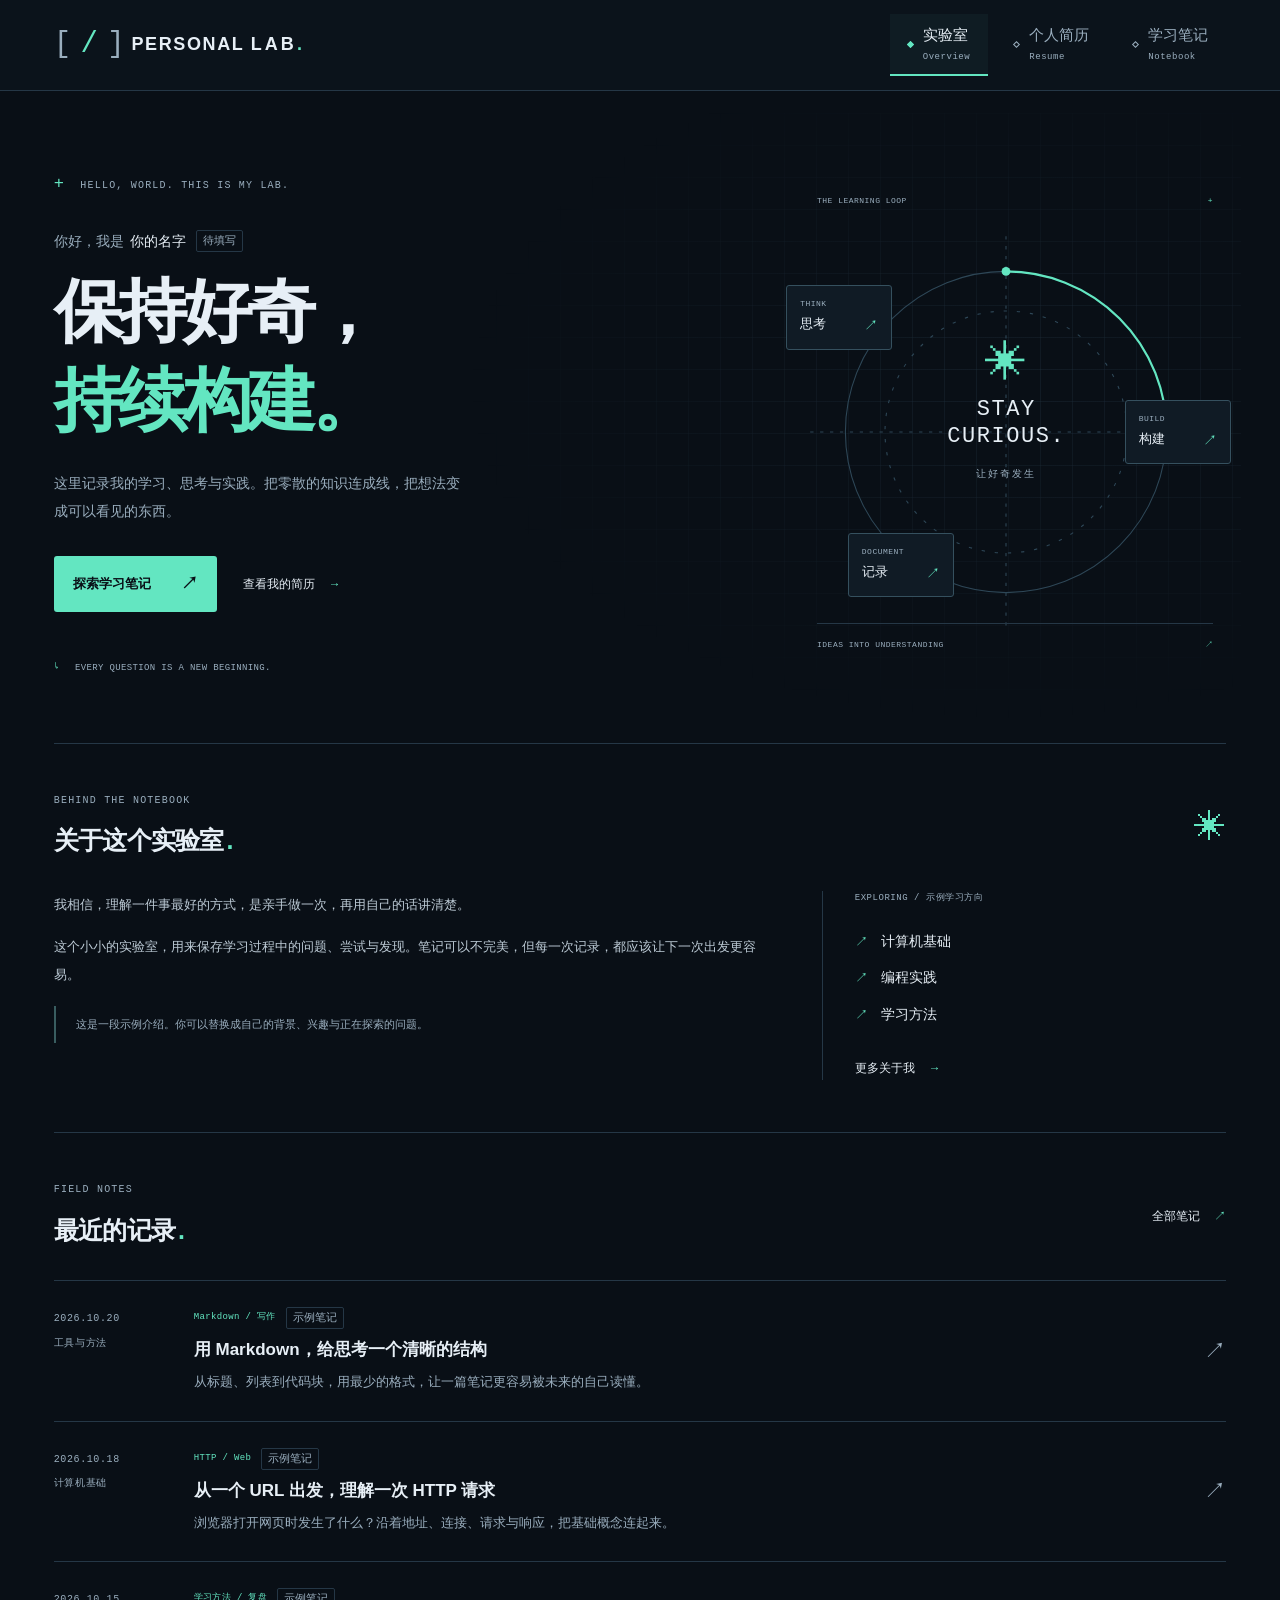
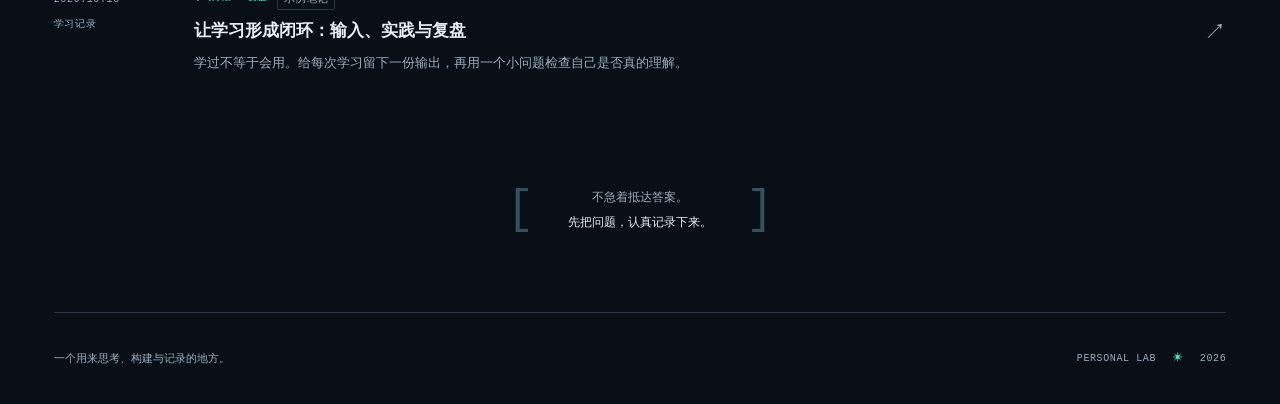
<file: index.html>
<!DOCTYPE html><html lang="zh-CN"><head><meta charset="UTF-8"><meta name="viewport" content="width=device-width, initial-scale=1"><meta name="description" content="这里记录我的学习、思考与实践。把零散的知识连成线，把想法变成可以看见的东西。"><meta name="theme-color" content="#090f16"><meta property="og:title" content="保持好奇，持续构建 · 个人实验室"><meta property="og:description" content="这里记录我的学习、思考与实践。把零散的知识连成线，把想法变成可以看见的东西。"><meta property="og:type" content="website"><meta property="og:locale" content="zh_CN"><meta property="og:url" content="https://griffin-peng.github.io/"><link rel="canonical" href="https://griffin-peng.github.io/"><link rel="icon" type="image/svg+xml" href="/favicon.svg"><title>保持好奇，持续构建 · 个人实验室</title><link rel="stylesheet" href="/_astro/Layout.GuQuRuoy.css"></head><body><a class="skip-link" href="#main">跳转到正文</a><header class="site-header"><div class="header-inner"><a class="brand" href="/" aria-label="个人实验室首页"><span class="brand-mark" aria-hidden="true">[<b> / </b>]</span><span>PERSONAL <span class="brand-second">LAB<span class="brand-dot">.</span></span></span></a><nav class="navigation" aria-label="主导航"><a href="/" class="nav-link active" aria-current="page"><span class="nav-indicator" aria-hidden="true"></span><span>实验室<small class="mono">Overview</small></span></a><a href="/resume/" class="nav-link"><span class="nav-indicator" aria-hidden="true"></span><span>个人简历<small class="mono">Resume</small></span></a><a href="/notes/" class="nav-link"><span class="nav-indicator" aria-hidden="true"></span><span>学习笔记<small class="mono">Notebook</small></span></a></nav></div></header><div class="page-shell"><main id="main" tabindex="-1"><section class="hero"><div class="hero-copy"><div class="eyebrow mono"><span class="tiny-cross" aria-hidden="true">+</span> HELLO, WORLD. THIS IS MY LAB.</div><p class="hero-greeting">你好，我是 <strong>你的名字</strong><span class="sample-label">待填写</span></p><h1>保持好奇，<br><span>持续构建。</span></h1><p class="hero-description">这里记录我的学习、思考与实践。把零散的知识连成线，把想法变成可以看见的东西。</p><div class="hero-actions"><a class="button button-primary" href="/notes/">探索学习笔记 <span aria-hidden="true">↗</span></a><a class="text-link" href="/resume/">查看我的简历 <span aria-hidden="true">→</span></a></div><div class="hero-footnote mono"><span aria-hidden="true">↳</span> EVERY QUESTION IS A NEW BEGINNING.</div></div><div class="orbit" aria-label="学习循环：思考、构建与记录"><div class="orbit-top mono"><span>THE LEARNING LOOP</span><span aria-hidden="true">+</span></div><svg class="orbit-lines" viewBox="0 0 400 400" fill="none" aria-hidden="true"><circle cx="200" cy="200" r="146" stroke="currentColor"></circle><circle cx="200" cy="200" r="110" stroke="currentColor" stroke-dasharray="3 9"></circle><path d="M200 22V378M22 200H378" stroke="currentColor" stroke-dasharray="3 6"></path><path d="M200 54A146 146 0 0 1 346 200" stroke="#63e6c1" stroke-width="2"></path><circle cx="200" cy="54" r="4" fill="#63e6c1" stroke="none"></circle><circle cx="346" cy="200" r="4" fill="#63e6c1" stroke="none"></circle></svg><div class="orbit-center"><span class="orbit-star" aria-hidden="true">✳</span><span class="mono">STAY<br>CURIOUS.</span><small>让好奇发生</small></div><a class="orbit-node node-think" href="#about"><span class="mono">THINK</span><b>思考</b><span aria-hidden="true">↗</span></a><a class="orbit-node node-build" href="/resume/"><span class="mono">BUILD</span><b>构建</b><span aria-hidden="true">↗</span></a><a class="orbit-node node-note" href="/notes/"><span class="mono">DOCUMENT</span><b>记录</b><span aria-hidden="true">↗</span></a><div class="orbit-bottom mono"><span>IDEAS INTO UNDERSTANDING</span><span aria-hidden="true">↗</span></div></div></section><section class="about-section section-space" id="about"><div class="section-heading"><div><p class="eyebrow mono">BEHIND THE NOTEBOOK</p><h2>关于这个实验室<span class="accent">.</span></h2></div><span class="section-symbol" aria-hidden="true">✳</span></div><div class="about-grid"><div class="prose about-prose"><p>我相信，理解一件事最好的方式，是亲手做一次，再用自己的话讲清楚。</p>
<p>这个小小的实验室，用来保存学习过程中的问题、尝试与发现。笔记可以不完美，但每一次记录，都应该让下一次出发更容易。</p>
<blockquote>
<p>这是一段示例介绍。你可以替换成自己的背景、兴趣与正在探索的问题。</p>
</blockquote>
</div><div class="focus-block"><p class="mono focus-heading">EXPLORING / 示例学习方向</p><ul><li><span aria-hidden="true">↗</span>计算机基础</li><li><span aria-hidden="true">↗</span>编程实践</li><li><span aria-hidden="true">↗</span>学习方法</li></ul><a class="text-link" href="/resume/">更多关于我 <span aria-hidden="true">→</span></a></div></div></section><section class="section-space recent-notes" aria-labelledby="recent-heading"><div class="section-heading"><div><p class="eyebrow mono">FIELD NOTES</p><h2 id="recent-heading">最近的记录<span class="accent">.</span></h2></div><a class="text-link" href="/notes/">全部笔记 <span aria-hidden="true">↗</span></a></div><div class="note-list"><a class="note-row" href="/notes/markdown-field-guide/"><div class="note-date mono"><time datetime="2026-10-20T00:00:00.000Z">2026.10.20</time><span>工具与方法</span></div><div class="note-summary"><div class="note-labels"><span class="mono">Markdown / 写作</span><span class="sample-label">示例笔记</span></div><h3>用 Markdown，给思考一个清晰的结构</h3><p>从标题、列表到代码块，用最少的格式，让一篇笔记更容易被未来的自己读懂。</p></div><span class="note-arrow" aria-hidden="true">↗</span></a><a class="note-row" href="/notes/http-request-journey/"><div class="note-date mono"><time datetime="2026-10-18T00:00:00.000Z">2026.10.18</time><span>计算机基础</span></div><div class="note-summary"><div class="note-labels"><span class="mono">HTTP / Web</span><span class="sample-label">示例笔记</span></div><h3>从一个 URL 出发，理解一次 HTTP 请求</h3><p>浏览器打开网页时发生了什么？沿着地址、连接、请求与响应，把基础概念连起来。</p></div><span class="note-arrow" aria-hidden="true">↗</span></a><a class="note-row" href="/notes/learning-feedback-loop/"><div class="note-date mono"><time datetime="2026-10-15T00:00:00.000Z">2026.10.15</time><span>学习记录</span></div><div class="note-summary"><div class="note-labels"><span class="mono">学习方法 / 复盘</span><span class="sample-label">示例笔记</span></div><h3>让学习形成闭环：输入、实践与复盘</h3><p>学过不等于会用。给每次学习留下一份输出，再用一个小问题检查自己是否真的理解。</p></div><span class="note-arrow" aria-hidden="true">↗</span></a></div></section><div class="closing-note"><span aria-hidden="true">[</span><p>不急着抵达答案。<br><strong>先把问题，认真记录下来。</strong></p><span aria-hidden="true">]</span></div></main><footer class="footer"><span>一个用来思考、构建与记录的地方。</span><span class="mono">PERSONAL LAB <span aria-hidden="true">✳</span> 2026</span></footer></div></body></html>
</file>
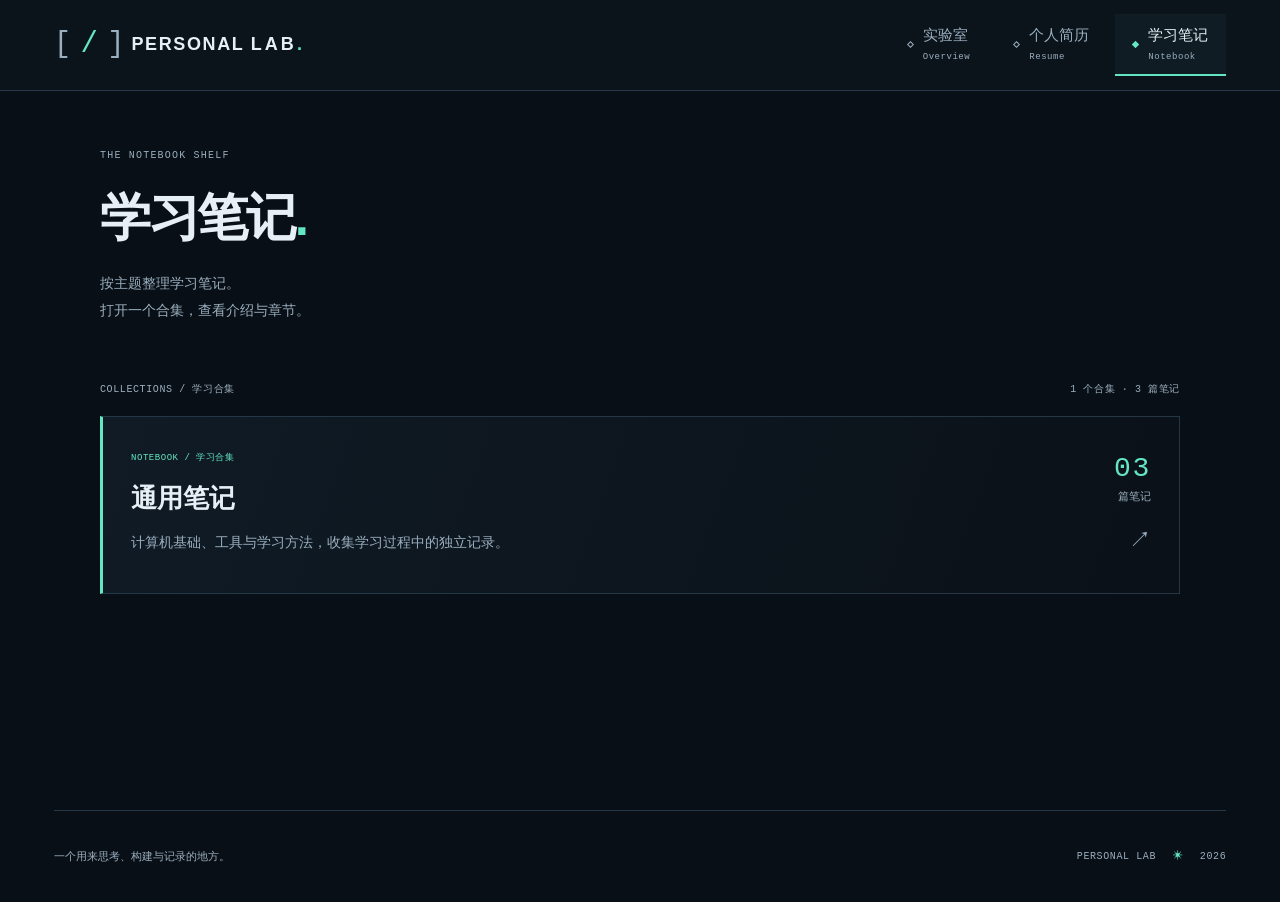
<file: notes/index.html>
<!DOCTYPE html><html lang="zh-CN"><head><meta charset="UTF-8"><meta name="viewport" content="width=device-width, initial-scale=1"><meta name="description" content="记录学习中的问题、尝试与发现，让知识慢慢连成自己的地图。"><meta name="theme-color" content="#090f16"><meta property="og:title" content="学习笔记 · 个人实验室"><meta property="og:description" content="记录学习中的问题、尝试与发现，让知识慢慢连成自己的地图。"><meta property="og:type" content="website"><meta property="og:locale" content="zh_CN"><meta property="og:url" content="https://griffin-peng.github.io/notes/"><link rel="canonical" href="https://griffin-peng.github.io/notes/"><link rel="icon" type="image/svg+xml" href="/favicon.svg"><title>学习笔记 · 个人实验室</title><link rel="stylesheet" href="/_astro/Layout.GuQuRuoy.css"></head><body><a class="skip-link" href="#main">跳转到正文</a><header class="site-header"><div class="header-inner"><a class="brand" href="/" aria-label="个人实验室首页"><span class="brand-mark" aria-hidden="true">[<b> / </b>]</span><span>PERSONAL <span class="brand-second">LAB<span class="brand-dot">.</span></span></span></a><nav class="navigation" aria-label="主导航"><a href="/" class="nav-link"><span class="nav-indicator" aria-hidden="true"></span><span>实验室<small class="mono">Overview</small></span></a><a href="/resume/" class="nav-link"><span class="nav-indicator" aria-hidden="true"></span><span>个人简历<small class="mono">Resume</small></span></a><a href="/notes/" class="nav-link active" aria-current="page"><span class="nav-indicator" aria-hidden="true"></span><span>学习笔记<small class="mono">Notebook</small></span></a></nav></div></header><div class="page-shell"><main id="main" tabindex="-1"><div class="content-page notes-page"><header class="page-heading"><p class="eyebrow mono">THE NOTEBOOK SHELF</p><h1>学习笔记<span class="accent">.</span></h1><p class="page-intro">按主题整理学习笔记。<br>打开一个合集，查看介绍与章节。</p></header><div class="index-heading"><h2 class="mono">COLLECTIONS / 学习合集</h2><span class="mono">1 个合集 · 3 篇笔记</span></div><div class="notebook-list"><a class="notebook-card" href="/notes/collections/general/"><div><p class="notebook-label mono">NOTEBOOK / 学习合集</p><h2>通用笔记</h2><p class="notebook-description">计算机基础、工具与学习方法，收集学习过程中的独立记录。</p></div><div class="notebook-count"><span class="mono">03</span><small>篇笔记</small><span class="notebook-arrow" aria-hidden="true">↗</span></div></a></div></div></main><footer class="footer"><span>一个用来思考、构建与记录的地方。</span><span class="mono">PERSONAL LAB <span aria-hidden="true">✳</span> 2026</span></footer></div></body></html>
</file>
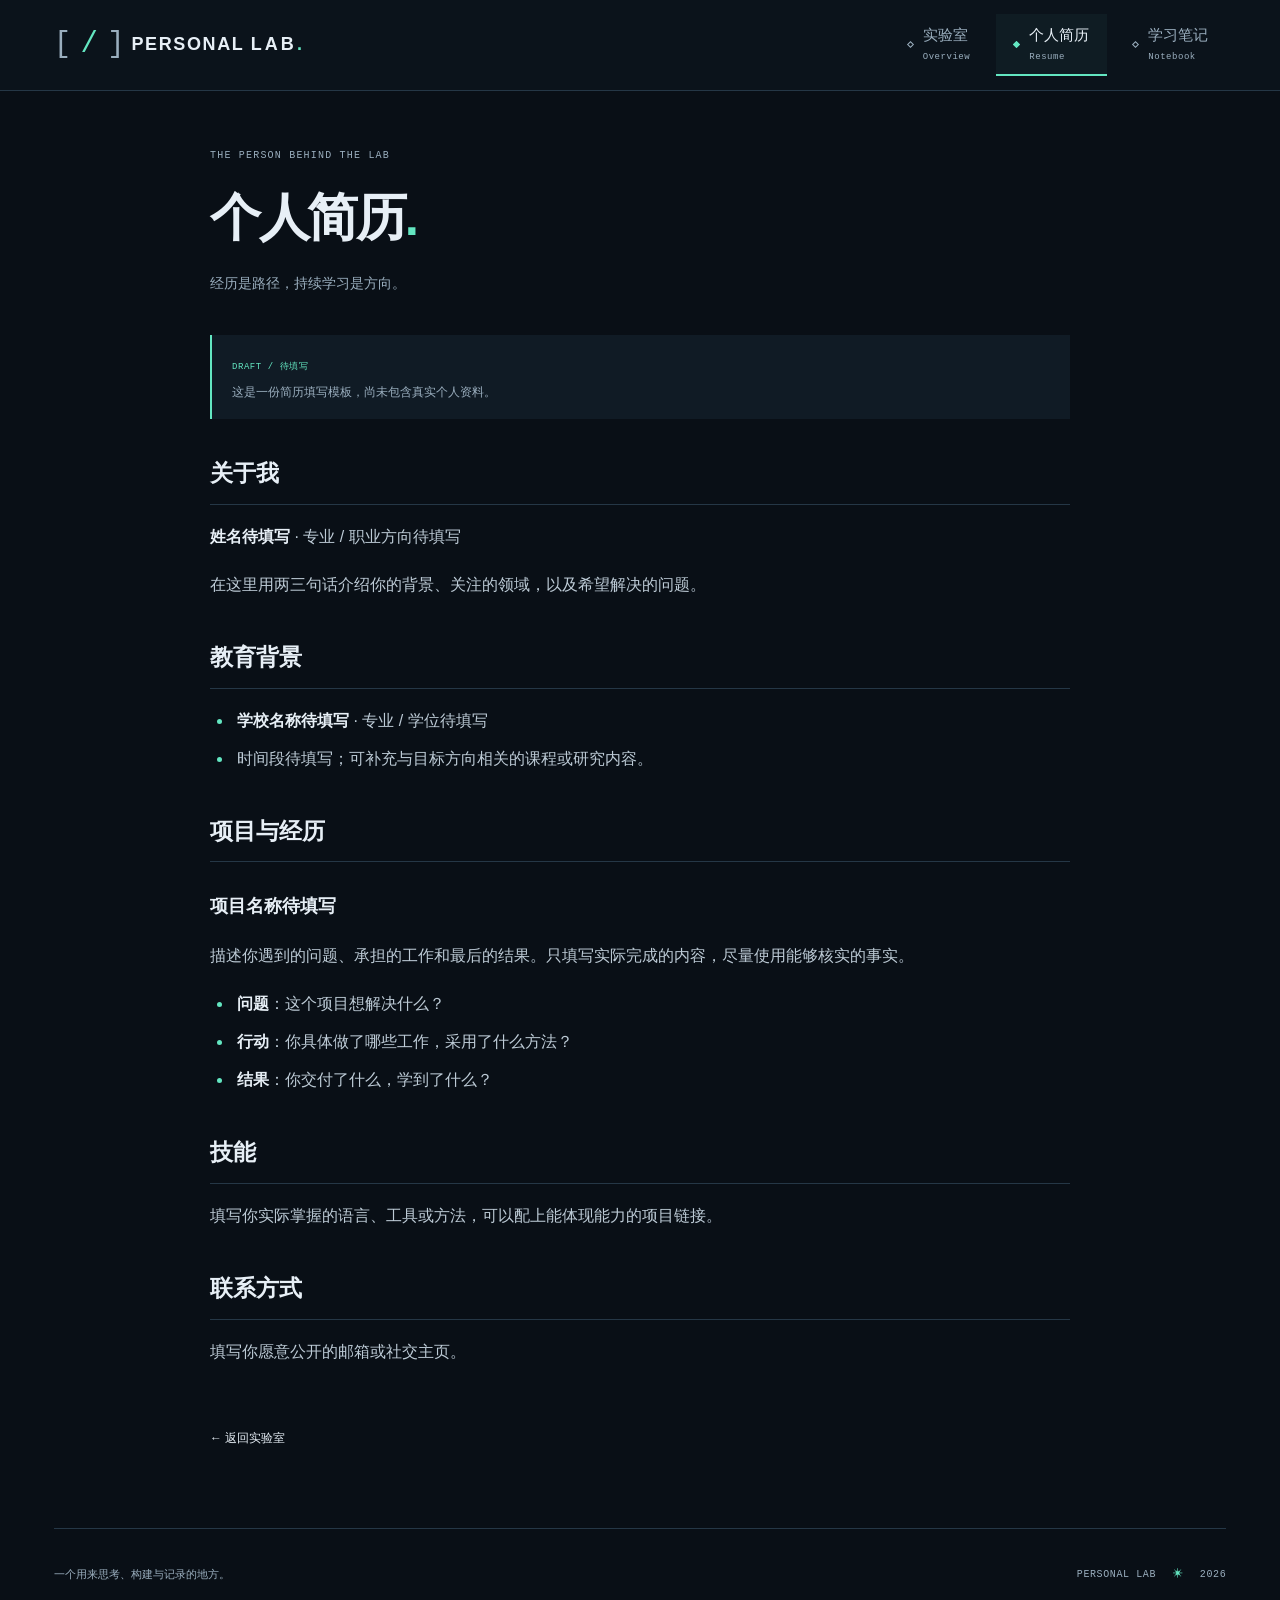
<file: resume/index.html>
<!DOCTYPE html><html lang="zh-CN"><head><meta charset="UTF-8"><meta name="viewport" content="width=device-width, initial-scale=1"><meta name="description" content="了解我的背景、经历与技能。"><meta name="theme-color" content="#090f16"><meta property="og:title" content="个人简历 · 个人实验室"><meta property="og:description" content="了解我的背景、经历与技能。"><meta property="og:type" content="website"><meta property="og:locale" content="zh_CN"><meta property="og:url" content="https://griffin-peng.github.io/resume/"><link rel="canonical" href="https://griffin-peng.github.io/resume/"><link rel="icon" type="image/svg+xml" href="/favicon.svg"><title>个人简历 · 个人实验室</title><link rel="stylesheet" href="/_astro/Layout.GuQuRuoy.css"></head><body><a class="skip-link" href="#main">跳转到正文</a><header class="site-header"><div class="header-inner"><a class="brand" href="/" aria-label="个人实验室首页"><span class="brand-mark" aria-hidden="true">[<b> / </b>]</span><span>PERSONAL <span class="brand-second">LAB<span class="brand-dot">.</span></span></span></a><nav class="navigation" aria-label="主导航"><a href="/" class="nav-link"><span class="nav-indicator" aria-hidden="true"></span><span>实验室<small class="mono">Overview</small></span></a><a href="/resume/" class="nav-link active" aria-current="page"><span class="nav-indicator" aria-hidden="true"></span><span>个人简历<small class="mono">Resume</small></span></a><a href="/notes/" class="nav-link"><span class="nav-indicator" aria-hidden="true"></span><span>学习笔记<small class="mono">Notebook</small></span></a></nav></div></header><div class="page-shell"><main id="main" tabindex="-1"><div class="content-page"><header class="page-heading"><p class="eyebrow mono">THE PERSON BEHIND THE LAB</p><h1>个人简历<span class="accent">.</span></h1><p class="page-intro">经历是路径，持续学习是方向。</p></header><div class="content-notice"><span class="mono">DRAFT / 待填写</span><p>这是一份简历填写模板，尚未包含真实个人资料。</p></div><article class="prose resume-prose"><h2 id="关于我">关于我</h2>
<p><strong>姓名待填写</strong> · 专业 / 职业方向待填写</p>
<p>在这里用两三句话介绍你的背景、关注的领域，以及希望解决的问题。</p>
<h2 id="教育背景">教育背景</h2>
<ul>
<li><strong>学校名称待填写</strong> · 专业 / 学位待填写</li>
<li>时间段待填写；可补充与目标方向相关的课程或研究内容。</li>
</ul>
<h2 id="项目与经历">项目与经历</h2>
<h3 id="项目名称待填写">项目名称待填写</h3>
<p>描述你遇到的问题、承担的工作和最后的结果。只填写实际完成的内容，尽量使用能够核实的事实。</p>
<ul>
<li><strong>问题</strong>：这个项目想解决什么？</li>
<li><strong>行动</strong>：你具体做了哪些工作，采用了什么方法？</li>
<li><strong>结果</strong>：你交付了什么，学到了什么？</li>
</ul>
<h2 id="技能">技能</h2>
<p>填写你实际掌握的语言、工具或方法，可以配上能体现能力的项目链接。</p>
<h2 id="联系方式">联系方式</h2>
<p>填写你愿意公开的邮箱或社交主页。</p>
</article><a class="text-link back-link" href="/">← 返回实验室</a></div></main><footer class="footer"><span>一个用来思考、构建与记录的地方。</span><span class="mono">PERSONAL LAB <span aria-hidden="true">✳</span> 2026</span></footer></div></body></html>
</file>
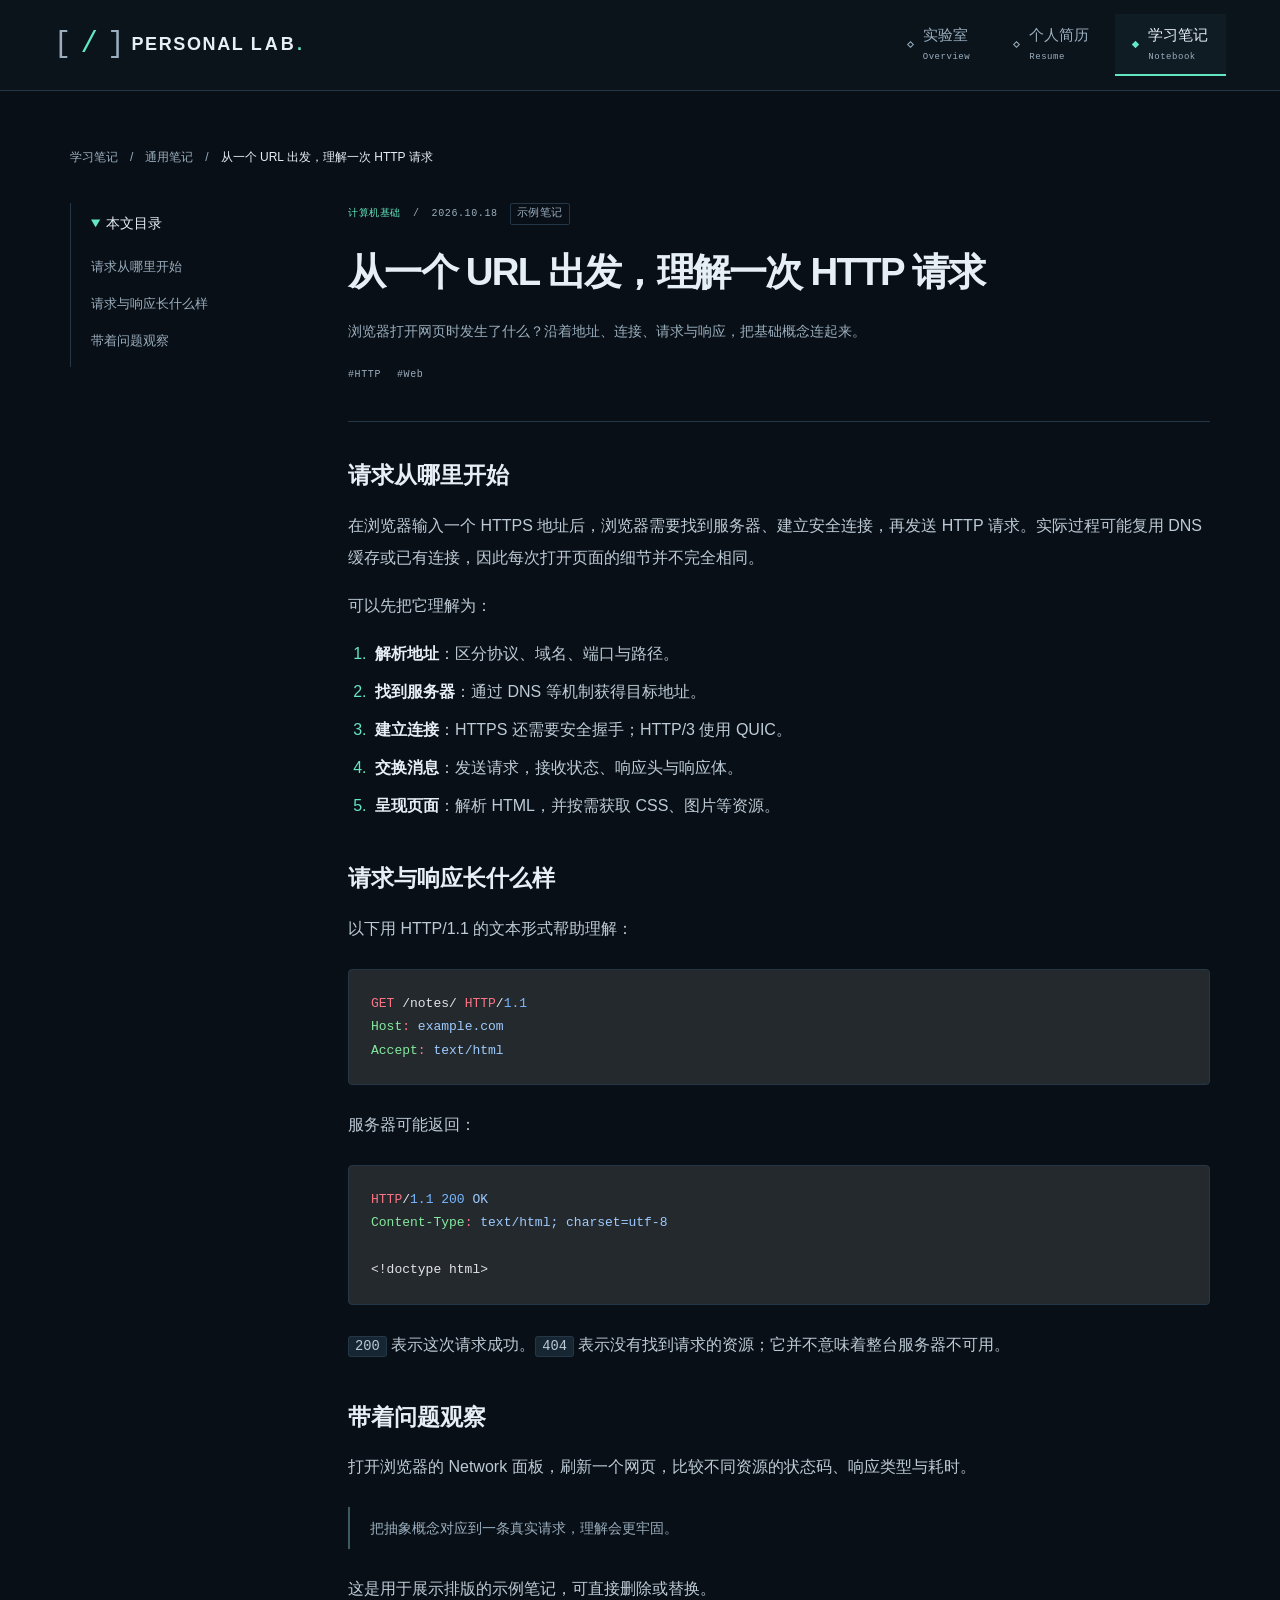
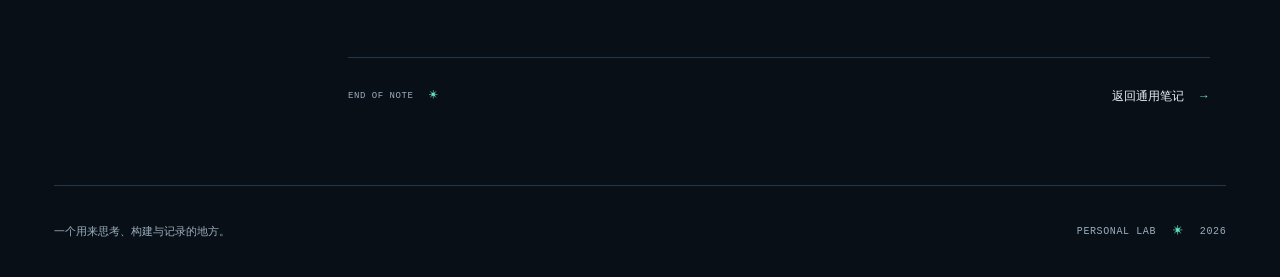
<file: notes/http-request-journey/index.html>
<!DOCTYPE html><html lang="zh-CN"><head><meta charset="UTF-8"><meta name="viewport" content="width=device-width, initial-scale=1"><meta name="description" content="浏览器打开网页时发生了什么？沿着地址、连接、请求与响应，把基础概念连起来。"><meta name="theme-color" content="#090f16"><meta property="og:title" content="从一个 URL 出发，理解一次 HTTP 请求 · 个人实验室"><meta property="og:description" content="浏览器打开网页时发生了什么？沿着地址、连接、请求与响应，把基础概念连起来。"><meta property="og:type" content="article"><meta property="og:locale" content="zh_CN"><meta property="og:url" content="https://griffin-peng.github.io/notes/http-request-journey/"><meta property="article:published_time" content="2026-10-18T00:00:00.000Z"><link rel="canonical" href="https://griffin-peng.github.io/notes/http-request-journey/"><link rel="icon" type="image/svg+xml" href="/favicon.svg"><title>从一个 URL 出发，理解一次 HTTP 请求 · 个人实验室</title><link rel="stylesheet" href="/_astro/Layout.GuQuRuoy.css"></head><body><a class="skip-link" href="#main">跳转到正文</a><header class="site-header"><div class="header-inner"><a class="brand" href="/" aria-label="个人实验室首页"><span class="brand-mark" aria-hidden="true">[<b> / </b>]</span><span>PERSONAL <span class="brand-second">LAB<span class="brand-dot">.</span></span></span></a><nav class="navigation" aria-label="主导航"><a href="/" class="nav-link"><span class="nav-indicator" aria-hidden="true"></span><span>实验室<small class="mono">Overview</small></span></a><a href="/resume/" class="nav-link"><span class="nav-indicator" aria-hidden="true"></span><span>个人简历<small class="mono">Resume</small></span></a><a href="/notes/" class="nav-link active" aria-current="location"><span class="nav-indicator" aria-hidden="true"></span><span>学习笔记<small class="mono">Notebook</small></span></a></nav></div></header><div class="page-shell"><main id="main" tabindex="-1"><div class="content-page article-page"><nav class="breadcrumbs" aria-label="面包屑"><a href="/notes/">学习笔记</a><span aria-hidden="true">/</span><a href="/notes/collections/general/">通用笔记</a><span aria-hidden="true">/</span><span aria-current="page">从一个 URL 出发，理解一次 HTTP 请求</span></nav><div class="article-layout has-toc"><aside class="article-sidebar"><details class="article-toc" open><summary>本文目录</summary><nav aria-label="本文目录"><ol><li><a href="#请求从哪里开始">请求从哪里开始</a></li><li><a href="#请求与响应长什么样">请求与响应长什么样</a></li><li><a href="#带着问题观察">带着问题观察</a></li></ol></nav></details></aside><div class="article-body"><header class="page-heading article-heading"><div class="article-meta mono"><span>计算机基础</span><span aria-hidden="true">/</span><time datetime="2026-10-18T00:00:00.000Z">2026.10.18</time><span class="sample-label">示例笔记</span></div><h1>从一个 URL 出发，理解一次 HTTP 请求</h1><p class="page-intro">浏览器打开网页时发生了什么？沿着地址、连接、请求与响应，把基础概念连起来。</p><ul class="article-tags" aria-label="标签"><li class="mono">#HTTP</li><li class="mono">#Web</li></ul></header><article class="prose article-prose"><h2 id="请求从哪里开始">请求从哪里开始</h2>
<p>在浏览器输入一个 HTTPS 地址后，浏览器需要找到服务器、建立安全连接，再发送 HTTP 请求。实际过程可能复用 DNS 缓存或已有连接，因此每次打开页面的细节并不完全相同。</p>
<p>可以先把它理解为：</p>
<ol>
<li><strong>解析地址</strong>：区分协议、域名、端口与路径。</li>
<li><strong>找到服务器</strong>：通过 DNS 等机制获得目标地址。</li>
<li><strong>建立连接</strong>：HTTPS 还需要安全握手；HTTP/3 使用 QUIC。</li>
<li><strong>交换消息</strong>：发送请求，接收状态、响应头与响应体。</li>
<li><strong>呈现页面</strong>：解析 HTML，并按需获取 CSS、图片等资源。</li>
</ol>
<h2 id="请求与响应长什么样">请求与响应长什么样</h2>
<p>以下用 HTTP/1.1 的文本形式帮助理解：</p>
<pre class="astro-code github-dark" style="background-color:#24292e;color:#e1e4e8; overflow-x: auto;" tabindex="0" data-language="http"><code><span class="line"><span style="color:#F97583">GET</span><span style="color:#E1E4E8"> /notes/ </span><span style="color:#F97583">HTTP</span><span style="color:#E1E4E8">/</span><span style="color:#79B8FF">1.1</span></span>
<span class="line"><span style="color:#85E89D">Host</span><span style="color:#F97583">:</span><span style="color:#9ECBFF"> example.com</span></span>
<span class="line"><span style="color:#85E89D">Accept</span><span style="color:#F97583">:</span><span style="color:#9ECBFF"> text/html</span></span></code></pre>
<p>服务器可能返回：</p>
<pre class="astro-code github-dark" style="background-color:#24292e;color:#e1e4e8; overflow-x: auto;" tabindex="0" data-language="http"><code><span class="line"><span style="color:#F97583">HTTP</span><span style="color:#E1E4E8">/</span><span style="color:#79B8FF">1.1</span><span style="color:#79B8FF"> 200</span><span style="color:#9ECBFF"> OK</span></span>
<span class="line"><span style="color:#85E89D">Content-Type</span><span style="color:#F97583">:</span><span style="color:#9ECBFF"> text/html; charset=utf-8</span></span>
<span class="line"></span>
<span class="line"><span style="color:#E1E4E8">&lt;!doctype html&gt;</span></span></code></pre>
<p><code>200</code> 表示这次请求成功。<code>404</code> 表示没有找到请求的资源；它并不意味着整台服务器不可用。</p>
<h2 id="带着问题观察">带着问题观察</h2>
<p>打开浏览器的 Network 面板，刷新一个网页，比较不同资源的状态码、响应类型与耗时。</p>
<blockquote>
<p>把抽象概念对应到一条真实请求，理解会更牢固。</p>
</blockquote>
<p>这是用于展示排版的示例笔记，可直接删除或替换。</p>
</article><div class="article-end"><span class="mono">END OF NOTE <span aria-hidden="true">✳</span></span><a class="text-link" href="/notes/collections/general/">返回通用笔记 <span aria-hidden="true">→</span></a></div></div></div></div></main><footer class="footer"><span>一个用来思考、构建与记录的地方。</span><span class="mono">PERSONAL LAB <span aria-hidden="true">✳</span> 2026</span></footer></div></body></html>
</file>
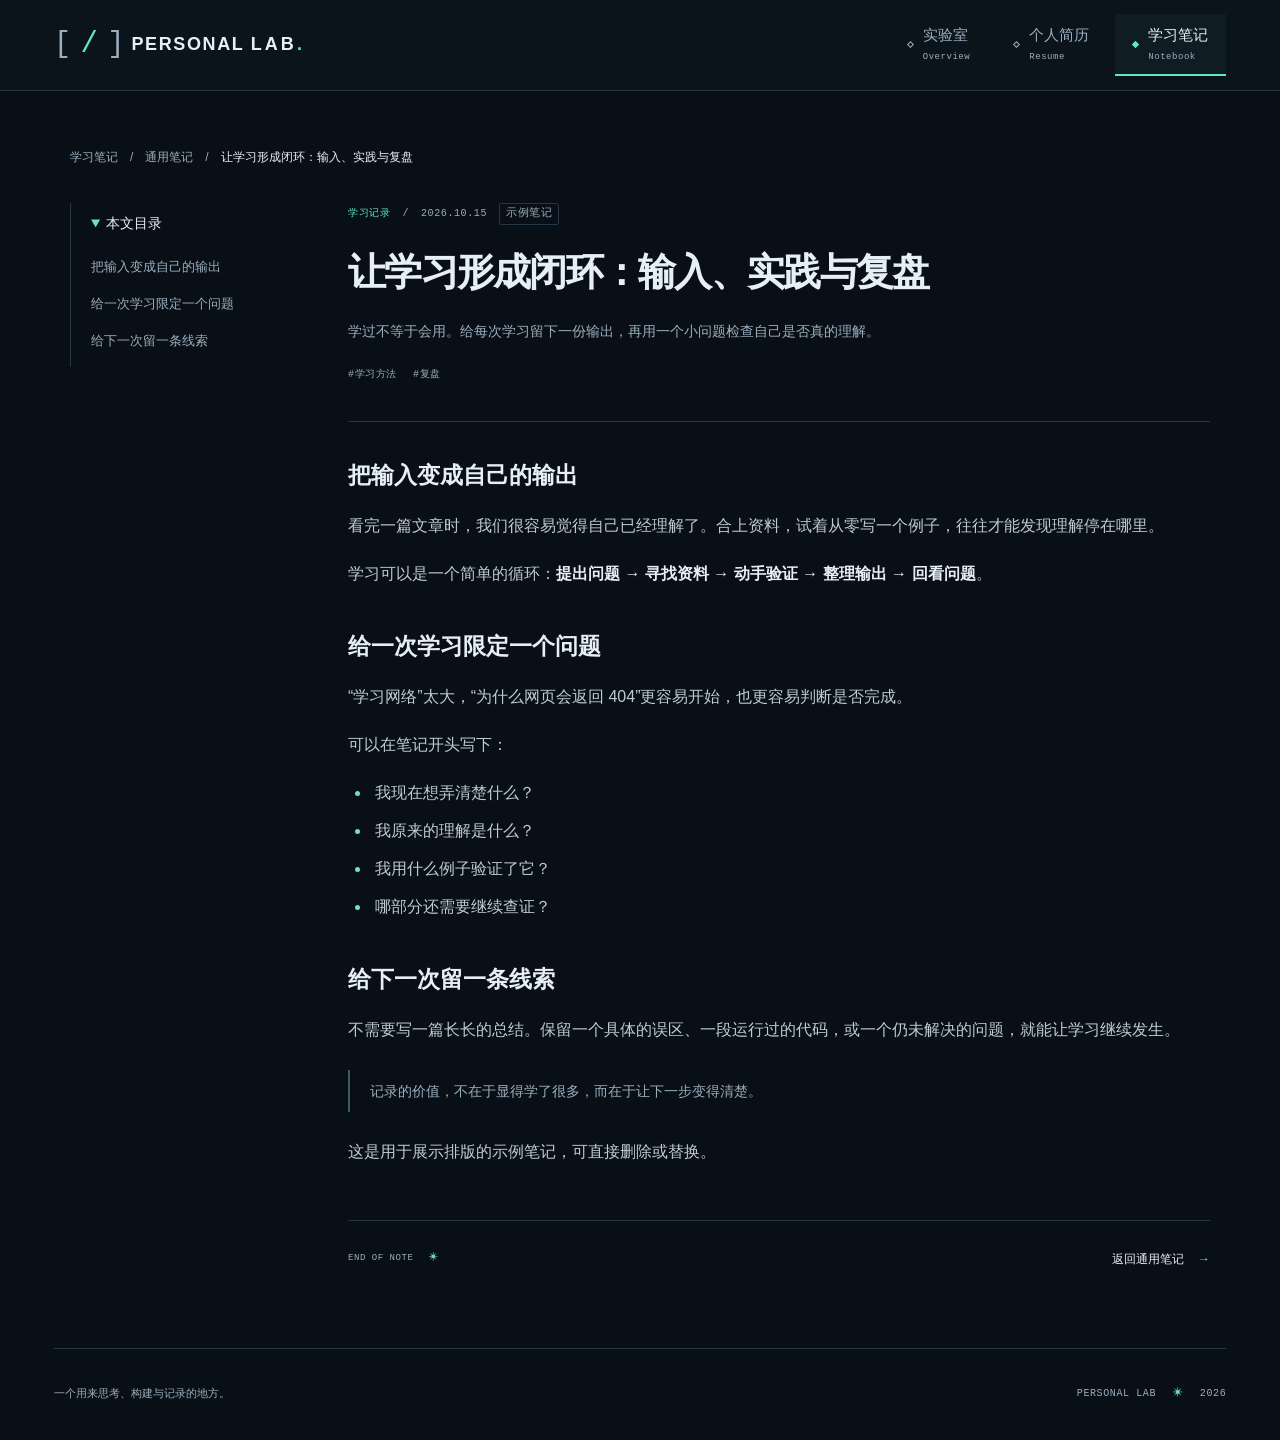
<file: notes/learning-feedback-loop/index.html>
<!DOCTYPE html><html lang="zh-CN"><head><meta charset="UTF-8"><meta name="viewport" content="width=device-width, initial-scale=1"><meta name="description" content="学过不等于会用。给每次学习留下一份输出，再用一个小问题检查自己是否真的理解。"><meta name="theme-color" content="#090f16"><meta property="og:title" content="让学习形成闭环：输入、实践与复盘 · 个人实验室"><meta property="og:description" content="学过不等于会用。给每次学习留下一份输出，再用一个小问题检查自己是否真的理解。"><meta property="og:type" content="article"><meta property="og:locale" content="zh_CN"><meta property="og:url" content="https://griffin-peng.github.io/notes/learning-feedback-loop/"><meta property="article:published_time" content="2026-10-15T00:00:00.000Z"><link rel="canonical" href="https://griffin-peng.github.io/notes/learning-feedback-loop/"><link rel="icon" type="image/svg+xml" href="/favicon.svg"><title>让学习形成闭环：输入、实践与复盘 · 个人实验室</title><link rel="stylesheet" href="/_astro/Layout.GuQuRuoy.css"></head><body><a class="skip-link" href="#main">跳转到正文</a><header class="site-header"><div class="header-inner"><a class="brand" href="/" aria-label="个人实验室首页"><span class="brand-mark" aria-hidden="true">[<b> / </b>]</span><span>PERSONAL <span class="brand-second">LAB<span class="brand-dot">.</span></span></span></a><nav class="navigation" aria-label="主导航"><a href="/" class="nav-link"><span class="nav-indicator" aria-hidden="true"></span><span>实验室<small class="mono">Overview</small></span></a><a href="/resume/" class="nav-link"><span class="nav-indicator" aria-hidden="true"></span><span>个人简历<small class="mono">Resume</small></span></a><a href="/notes/" class="nav-link active" aria-current="location"><span class="nav-indicator" aria-hidden="true"></span><span>学习笔记<small class="mono">Notebook</small></span></a></nav></div></header><div class="page-shell"><main id="main" tabindex="-1"><div class="content-page article-page"><nav class="breadcrumbs" aria-label="面包屑"><a href="/notes/">学习笔记</a><span aria-hidden="true">/</span><a href="/notes/collections/general/">通用笔记</a><span aria-hidden="true">/</span><span aria-current="page">让学习形成闭环：输入、实践与复盘</span></nav><div class="article-layout has-toc"><aside class="article-sidebar"><details class="article-toc" open><summary>本文目录</summary><nav aria-label="本文目录"><ol><li><a href="#把输入变成自己的输出">把输入变成自己的输出</a></li><li><a href="#给一次学习限定一个问题">给一次学习限定一个问题</a></li><li><a href="#给下一次留一条线索">给下一次留一条线索</a></li></ol></nav></details></aside><div class="article-body"><header class="page-heading article-heading"><div class="article-meta mono"><span>学习记录</span><span aria-hidden="true">/</span><time datetime="2026-10-15T00:00:00.000Z">2026.10.15</time><span class="sample-label">示例笔记</span></div><h1>让学习形成闭环：输入、实践与复盘</h1><p class="page-intro">学过不等于会用。给每次学习留下一份输出，再用一个小问题检查自己是否真的理解。</p><ul class="article-tags" aria-label="标签"><li class="mono">#学习方法</li><li class="mono">#复盘</li></ul></header><article class="prose article-prose"><h2 id="把输入变成自己的输出">把输入变成自己的输出</h2>
<p>看完一篇文章时，我们很容易觉得自己已经理解了。合上资料，试着从零写一个例子，往往才能发现理解停在哪里。</p>
<p>学习可以是一个简单的循环：<strong>提出问题 → 寻找资料 → 动手验证 → 整理输出 → 回看问题</strong>。</p>
<h2 id="给一次学习限定一个问题">给一次学习限定一个问题</h2>
<p>“学习网络”太大，“为什么网页会返回 404”更容易开始，也更容易判断是否完成。</p>
<p>可以在笔记开头写下：</p>
<ul>
<li>我现在想弄清楚什么？</li>
<li>我原来的理解是什么？</li>
<li>我用什么例子验证了它？</li>
<li>哪部分还需要继续查证？</li>
</ul>
<h2 id="给下一次留一条线索">给下一次留一条线索</h2>
<p>不需要写一篇长长的总结。保留一个具体的误区、一段运行过的代码，或一个仍未解决的问题，就能让学习继续发生。</p>
<blockquote>
<p>记录的价值，不在于显得学了很多，而在于让下一步变得清楚。</p>
</blockquote>
<p>这是用于展示排版的示例笔记，可直接删除或替换。</p>
</article><div class="article-end"><span class="mono">END OF NOTE <span aria-hidden="true">✳</span></span><a class="text-link" href="/notes/collections/general/">返回通用笔记 <span aria-hidden="true">→</span></a></div></div></div></div></main><footer class="footer"><span>一个用来思考、构建与记录的地方。</span><span class="mono">PERSONAL LAB <span aria-hidden="true">✳</span> 2026</span></footer></div></body></html>
</file>
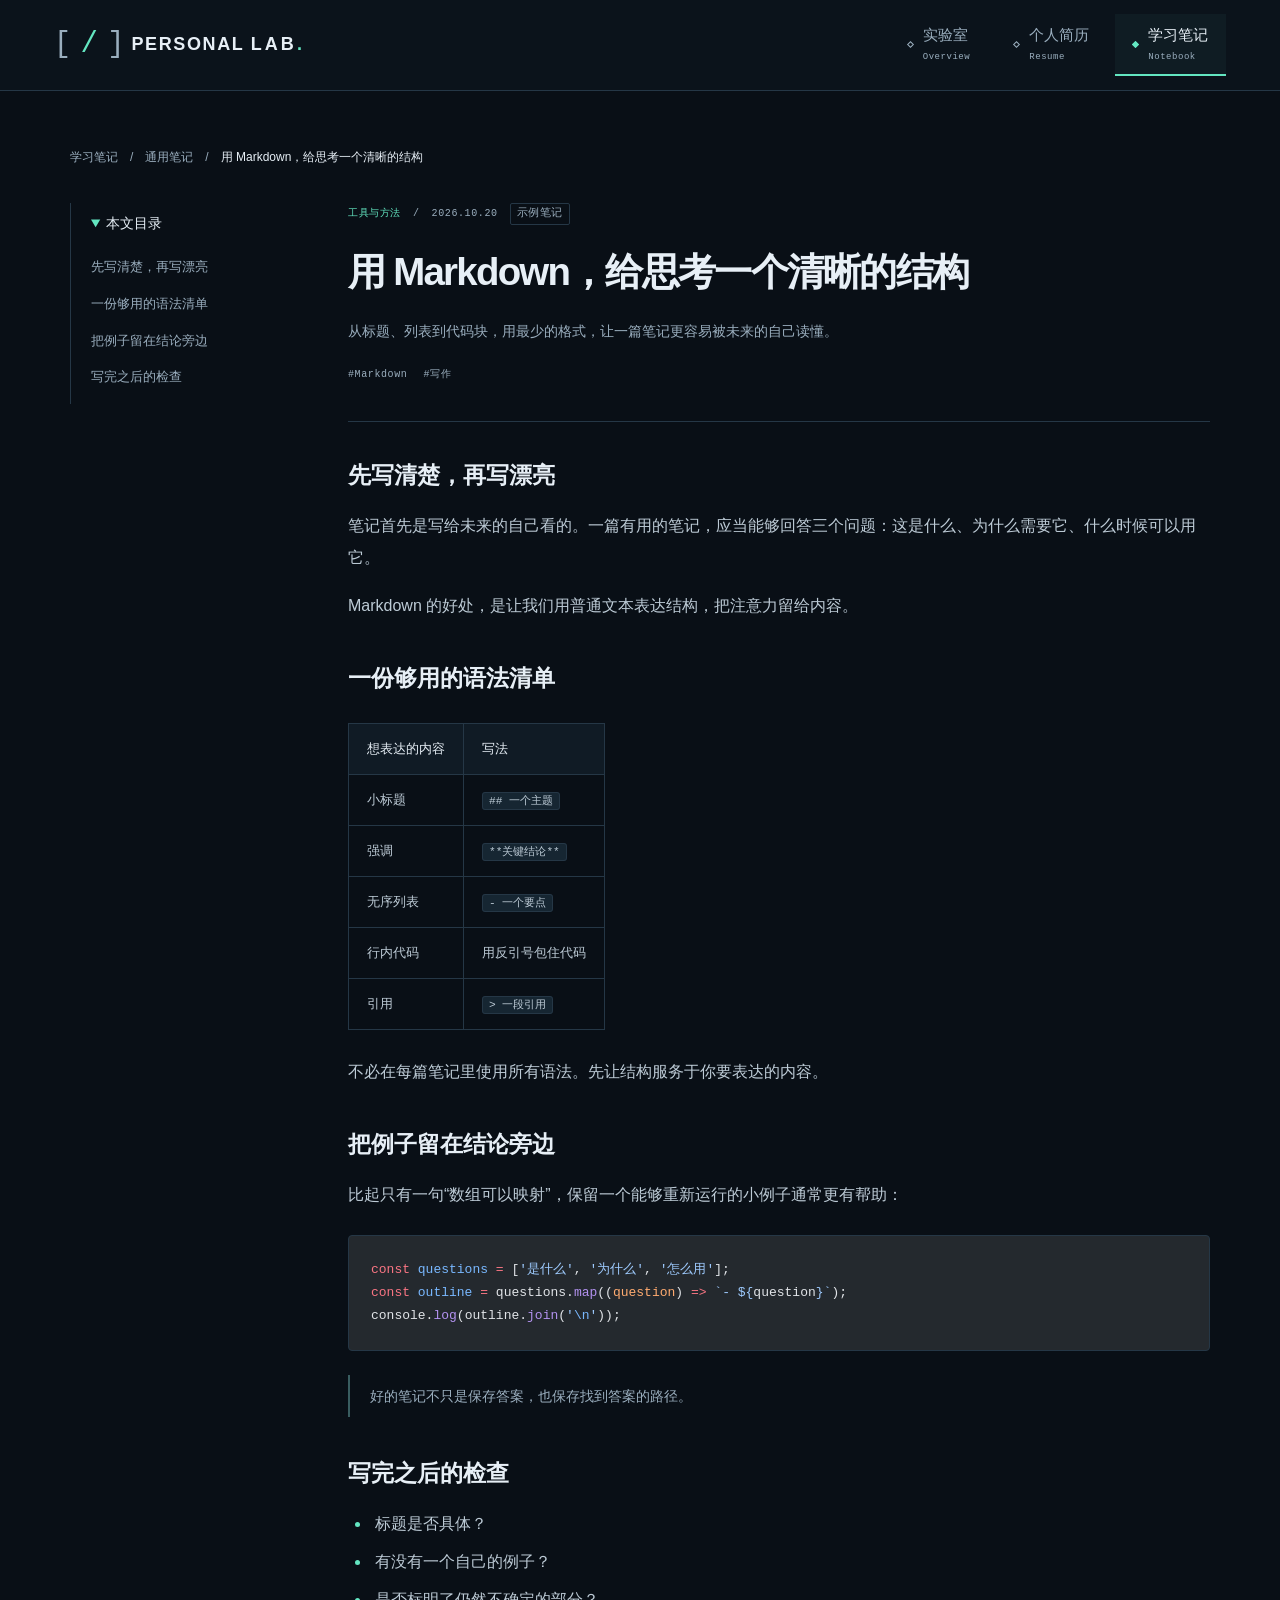
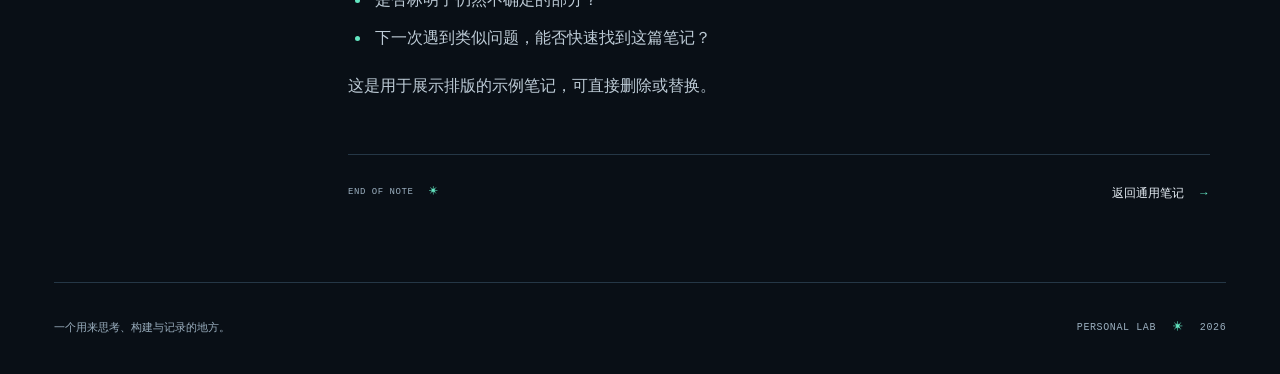
<file: notes/markdown-field-guide/index.html>
<!DOCTYPE html><html lang="zh-CN"><head><meta charset="UTF-8"><meta name="viewport" content="width=device-width, initial-scale=1"><meta name="description" content="从标题、列表到代码块，用最少的格式，让一篇笔记更容易被未来的自己读懂。"><meta name="theme-color" content="#090f16"><meta property="og:title" content="用 Markdown，给思考一个清晰的结构 · 个人实验室"><meta property="og:description" content="从标题、列表到代码块，用最少的格式，让一篇笔记更容易被未来的自己读懂。"><meta property="og:type" content="article"><meta property="og:locale" content="zh_CN"><meta property="og:url" content="https://griffin-peng.github.io/notes/markdown-field-guide/"><meta property="article:published_time" content="2026-10-20T00:00:00.000Z"><link rel="canonical" href="https://griffin-peng.github.io/notes/markdown-field-guide/"><link rel="icon" type="image/svg+xml" href="/favicon.svg"><title>用 Markdown，给思考一个清晰的结构 · 个人实验室</title><link rel="stylesheet" href="/_astro/Layout.GuQuRuoy.css"></head><body><a class="skip-link" href="#main">跳转到正文</a><header class="site-header"><div class="header-inner"><a class="brand" href="/" aria-label="个人实验室首页"><span class="brand-mark" aria-hidden="true">[<b> / </b>]</span><span>PERSONAL <span class="brand-second">LAB<span class="brand-dot">.</span></span></span></a><nav class="navigation" aria-label="主导航"><a href="/" class="nav-link"><span class="nav-indicator" aria-hidden="true"></span><span>实验室<small class="mono">Overview</small></span></a><a href="/resume/" class="nav-link"><span class="nav-indicator" aria-hidden="true"></span><span>个人简历<small class="mono">Resume</small></span></a><a href="/notes/" class="nav-link active" aria-current="location"><span class="nav-indicator" aria-hidden="true"></span><span>学习笔记<small class="mono">Notebook</small></span></a></nav></div></header><div class="page-shell"><main id="main" tabindex="-1"><div class="content-page article-page"><nav class="breadcrumbs" aria-label="面包屑"><a href="/notes/">学习笔记</a><span aria-hidden="true">/</span><a href="/notes/collections/general/">通用笔记</a><span aria-hidden="true">/</span><span aria-current="page">用 Markdown，给思考一个清晰的结构</span></nav><div class="article-layout has-toc"><aside class="article-sidebar"><details class="article-toc" open><summary>本文目录</summary><nav aria-label="本文目录"><ol><li><a href="#先写清楚再写漂亮">先写清楚，再写漂亮</a></li><li><a href="#一份够用的语法清单">一份够用的语法清单</a></li><li><a href="#把例子留在结论旁边">把例子留在结论旁边</a></li><li><a href="#写完之后的检查">写完之后的检查</a></li></ol></nav></details></aside><div class="article-body"><header class="page-heading article-heading"><div class="article-meta mono"><span>工具与方法</span><span aria-hidden="true">/</span><time datetime="2026-10-20T00:00:00.000Z">2026.10.20</time><span class="sample-label">示例笔记</span></div><h1>用 Markdown，给思考一个清晰的结构</h1><p class="page-intro">从标题、列表到代码块，用最少的格式，让一篇笔记更容易被未来的自己读懂。</p><ul class="article-tags" aria-label="标签"><li class="mono">#Markdown</li><li class="mono">#写作</li></ul></header><article class="prose article-prose"><h2 id="先写清楚再写漂亮">先写清楚，再写漂亮</h2>
<p>笔记首先是写给未来的自己看的。一篇有用的笔记，应当能够回答三个问题：这是什么、为什么需要它、什么时候可以用它。</p>
<p>Markdown 的好处，是让我们用普通文本表达结构，把注意力留给内容。</p>
<h2 id="一份够用的语法清单">一份够用的语法清单</h2>
<table>
<thead>
<tr>
<th>想表达的内容</th>
<th>写法</th>
</tr>
</thead>
<tbody>
<tr>
<td>小标题</td>
<td><code>## 一个主题</code></td>
</tr>
<tr>
<td>强调</td>
<td><code>**关键结论**</code></td>
</tr>
<tr>
<td>无序列表</td>
<td><code>- 一个要点</code></td>
</tr>
<tr>
<td>行内代码</td>
<td>用反引号包住代码</td>
</tr>
<tr>
<td>引用</td>
<td><code>&gt; 一段引用</code></td>
</tr>
</tbody>
</table>
<p>不必在每篇笔记里使用所有语法。先让结构服务于你要表达的内容。</p>
<h2 id="把例子留在结论旁边">把例子留在结论旁边</h2>
<p>比起只有一句“数组可以映射”，保留一个能够重新运行的小例子通常更有帮助：</p>
<pre class="astro-code github-dark" style="background-color:#24292e;color:#e1e4e8; overflow-x: auto;" tabindex="0" data-language="javascript"><code><span class="line"><span style="color:#F97583">const</span><span style="color:#79B8FF"> questions</span><span style="color:#F97583"> =</span><span style="color:#E1E4E8"> [</span><span style="color:#9ECBFF">'是什么'</span><span style="color:#E1E4E8">, </span><span style="color:#9ECBFF">'为什么'</span><span style="color:#E1E4E8">, </span><span style="color:#9ECBFF">'怎么用'</span><span style="color:#E1E4E8">];</span></span>
<span class="line"><span style="color:#F97583">const</span><span style="color:#79B8FF"> outline</span><span style="color:#F97583"> =</span><span style="color:#E1E4E8"> questions.</span><span style="color:#B392F0">map</span><span style="color:#E1E4E8">((</span><span style="color:#FFAB70">question</span><span style="color:#E1E4E8">) </span><span style="color:#F97583">=&gt;</span><span style="color:#9ECBFF"> `- ${</span><span style="color:#E1E4E8">question</span><span style="color:#9ECBFF">}`</span><span style="color:#E1E4E8">);</span></span>
<span class="line"><span style="color:#E1E4E8">console.</span><span style="color:#B392F0">log</span><span style="color:#E1E4E8">(outline.</span><span style="color:#B392F0">join</span><span style="color:#E1E4E8">(</span><span style="color:#9ECBFF">'</span><span style="color:#79B8FF">\n</span><span style="color:#9ECBFF">'</span><span style="color:#E1E4E8">));</span></span></code></pre>
<blockquote>
<p>好的笔记不只是保存答案，也保存找到答案的路径。</p>
</blockquote>
<h2 id="写完之后的检查">写完之后的检查</h2>
<ul>
<li>标题是否具体？</li>
<li>有没有一个自己的例子？</li>
<li>是否标明了仍然不确定的部分？</li>
<li>下一次遇到类似问题，能否快速找到这篇笔记？</li>
</ul>
<p>这是用于展示排版的示例笔记，可直接删除或替换。</p>
</article><div class="article-end"><span class="mono">END OF NOTE <span aria-hidden="true">✳</span></span><a class="text-link" href="/notes/collections/general/">返回通用笔记 <span aria-hidden="true">→</span></a></div></div></div></div></main><footer class="footer"><span>一个用来思考、构建与记录的地方。</span><span class="mono">PERSONAL LAB <span aria-hidden="true">✳</span> 2026</span></footer></div></body></html>
</file>
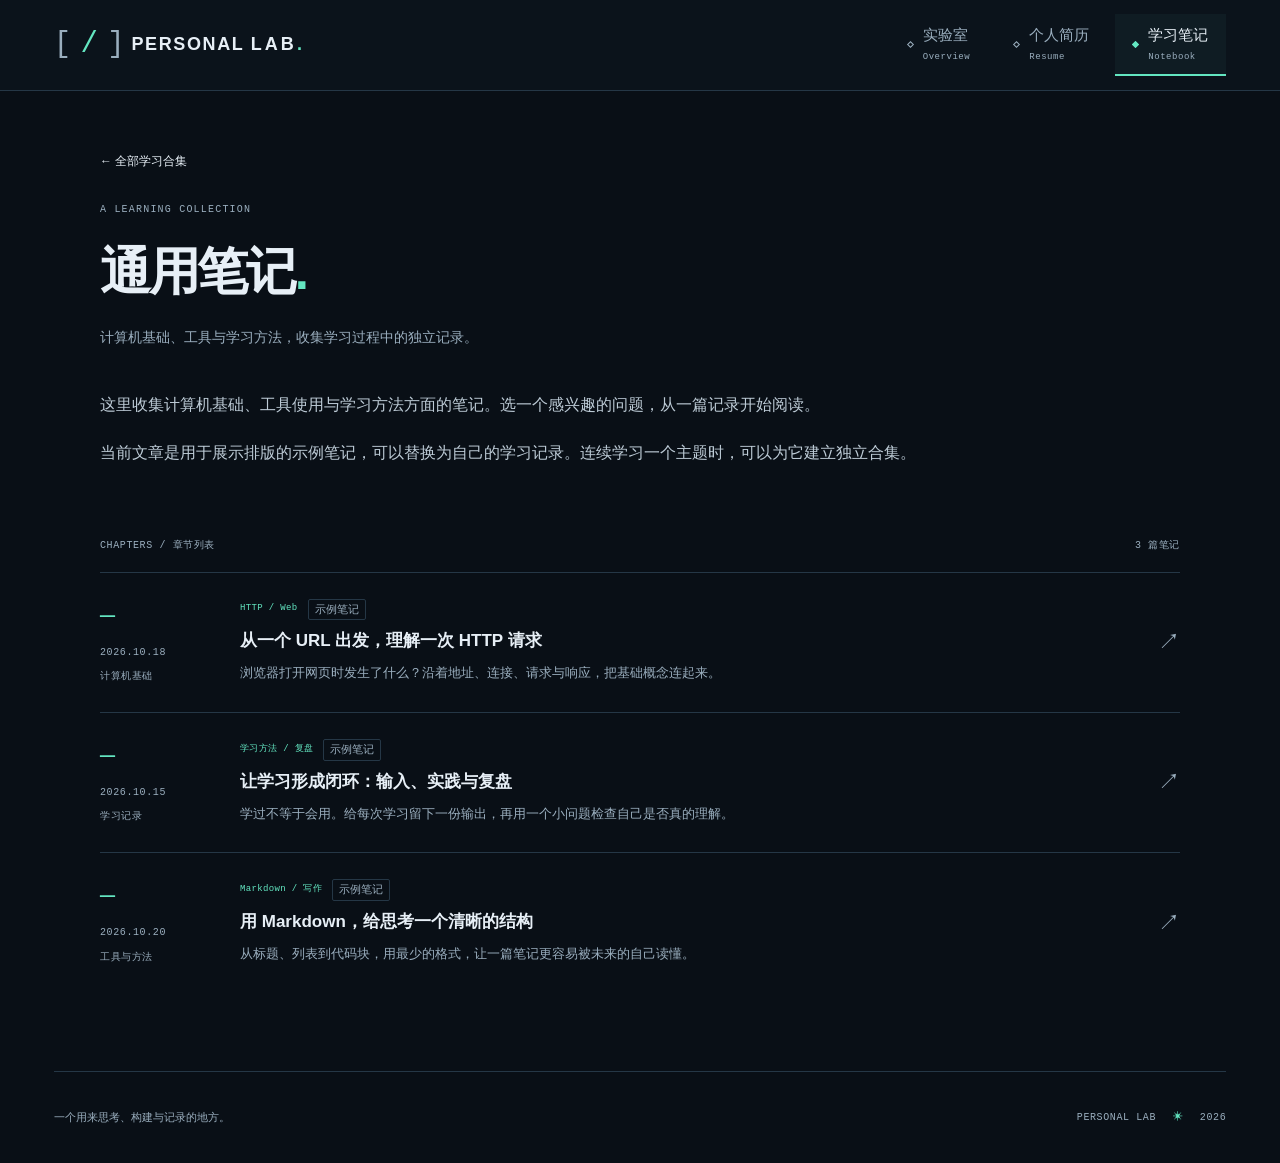
<file: notes/collections/general/index.html>
<!DOCTYPE html><html lang="zh-CN"><head><meta charset="UTF-8"><meta name="viewport" content="width=device-width, initial-scale=1"><meta name="description" content="计算机基础、工具与学习方法，收集学习过程中的独立记录。"><meta name="theme-color" content="#090f16"><meta property="og:title" content="通用笔记 · 个人实验室"><meta property="og:description" content="计算机基础、工具与学习方法，收集学习过程中的独立记录。"><meta property="og:type" content="website"><meta property="og:locale" content="zh_CN"><meta property="og:url" content="https://griffin-peng.github.io/notes/collections/general/"><link rel="canonical" href="https://griffin-peng.github.io/notes/collections/general/"><link rel="icon" type="image/svg+xml" href="/favicon.svg"><title>通用笔记 · 个人实验室</title><link rel="stylesheet" href="/_astro/Layout.GuQuRuoy.css"></head><body><a class="skip-link" href="#main">跳转到正文</a><header class="site-header"><div class="header-inner"><a class="brand" href="/" aria-label="个人实验室首页"><span class="brand-mark" aria-hidden="true">[<b> / </b>]</span><span>PERSONAL <span class="brand-second">LAB<span class="brand-dot">.</span></span></span></a><nav class="navigation" aria-label="主导航"><a href="/" class="nav-link"><span class="nav-indicator" aria-hidden="true"></span><span>实验室<small class="mono">Overview</small></span></a><a href="/resume/" class="nav-link"><span class="nav-indicator" aria-hidden="true"></span><span>个人简历<small class="mono">Resume</small></span></a><a href="/notes/" class="nav-link active" aria-current="location"><span class="nav-indicator" aria-hidden="true"></span><span>学习笔记<small class="mono">Notebook</small></span></a></nav></div></header><div class="page-shell"><main id="main" tabindex="-1"><div class="content-page collection-page"><a class="text-link" href="/notes/">← 全部学习合集</a><header class="page-heading collection-heading"><p class="eyebrow mono">A LEARNING COLLECTION</p><h1>通用笔记<span class="accent">.</span></h1><p class="page-intro">计算机基础、工具与学习方法，收集学习过程中的独立记录。</p></header><div class="prose collection-intro"><p>这里收集计算机基础、工具使用与学习方法方面的笔记。选一个感兴趣的问题，从一篇记录开始阅读。</p>
<p>当前文章是用于展示排版的示例笔记，可以替换为自己的学习记录。连续学习一个主题时，可以为它建立独立合集。</p>
</div><div class="index-heading"><h2 class="mono">CHAPTERS / 章节列表</h2><span class="mono">3 篇笔记</span></div><div class="note-list"><a class="note-row" href="/notes/http-request-journey/"><div class="note-date mono"><span class="chapter-number">—</span><time datetime="2026-10-18T00:00:00.000Z">2026.10.18</time><span>计算机基础</span></div><div class="note-summary"><div class="note-labels"><span class="mono">HTTP / Web</span><span class="sample-label">示例笔记</span></div><h3>从一个 URL 出发，理解一次 HTTP 请求</h3><p>浏览器打开网页时发生了什么？沿着地址、连接、请求与响应，把基础概念连起来。</p></div><span class="note-arrow" aria-hidden="true">↗</span></a><a class="note-row" href="/notes/learning-feedback-loop/"><div class="note-date mono"><span class="chapter-number">—</span><time datetime="2026-10-15T00:00:00.000Z">2026.10.15</time><span>学习记录</span></div><div class="note-summary"><div class="note-labels"><span class="mono">学习方法 / 复盘</span><span class="sample-label">示例笔记</span></div><h3>让学习形成闭环：输入、实践与复盘</h3><p>学过不等于会用。给每次学习留下一份输出，再用一个小问题检查自己是否真的理解。</p></div><span class="note-arrow" aria-hidden="true">↗</span></a><a class="note-row" href="/notes/markdown-field-guide/"><div class="note-date mono"><span class="chapter-number">—</span><time datetime="2026-10-20T00:00:00.000Z">2026.10.20</time><span>工具与方法</span></div><div class="note-summary"><div class="note-labels"><span class="mono">Markdown / 写作</span><span class="sample-label">示例笔记</span></div><h3>用 Markdown，给思考一个清晰的结构</h3><p>从标题、列表到代码块，用最少的格式，让一篇笔记更容易被未来的自己读懂。</p></div><span class="note-arrow" aria-hidden="true">↗</span></a></div></div></main><footer class="footer"><span>一个用来思考、构建与记录的地方。</span><span class="mono">PERSONAL LAB <span aria-hidden="true">✳</span> 2026</span></footer></div></body></html>
</file>
<file: _astro/Layout.GuQuRuoy.css>
@layer reset{*,:before,:after{box-sizing:border-box}body,h1,h2,h3,p,figure{margin:0}a{color:inherit;text-decoration:none}svg{max-width:100%;display:block}}@layer base{:root{color-scheme:dark;--bg:#090f16;--panel:#101b25;--text:#e7eff6;--muted:#9aaebe;--accent:#63e6c1;--line:#253746;--header-height:88px;--display:"Bahnschrift", "Segoe UI", "Microsoft YaHei", sans-serif;--body:"Segoe UI", "PingFang SC", "Microsoft YaHei", sans-serif;--mono:"Cascadia Code", "SFMono-Regular", Consolas, monospace;scroll-behavior:smooth;scroll-padding-top:calc(var(--header-height) + 24px)}body{background:var(--bg);color:var(--text);font:15px/1.75 var(--body);-webkit-font-smoothing:antialiased}::selection{color:var(--bg);background:var(--accent)}:focus-visible{outline:2px solid var(--accent);outline-offset:6px;border-radius:2px}#main:focus{outline:none}.mono{font-family:var(--mono);letter-spacing:.06em;font-size:11px}.accent{color:var(--accent)}h1,h2,h3{font-family:var(--display);font-weight:600}.skip-link{z-index:10;color:var(--bg);background:var(--accent);padding:10px 18px;position:fixed;top:10px;left:15px;transform:translateY(-160%)}.skip-link:focus{transform:translateY(0)}}@layer layout{.site-header{z-index:3;border-bottom:1px solid var(--line);background:#0c141df5;position:sticky;top:0}.header-inner{min-height:var(--header-height);justify-content:space-between;align-items:center;gap:28px;max-width:1400px;margin-inline:auto;padding:14px clamp(28px,4.2vw,76px);display:flex}.page-shell{max-width:1400px;margin-inline:auto;padding:0 clamp(28px,4.2vw,76px)}.hero{border-bottom:1px solid var(--line);grid-template-columns:1.1fr .9fr;align-items:center;gap:26px;padding:78px 0 66px;display:grid;position:relative}.hero:before{content:"";pointer-events:none;background-image:linear-gradient(#25374655 1px,#0000 1px),linear-gradient(90deg,#25374655 1px,#0000 1px);background-size:32px 32px;position:absolute;inset:22px -15px 20px 35%;mask-image:radial-gradient(at 70% 45%,#000,#0000 70%)}.hero-copy,.orbit{min-width:0;position:relative}.hero-copy{animation:.65s ease-out both arrive}.section-space{border-bottom:1px solid var(--line);padding:48px 0 52px}.section-heading{justify-content:space-between;align-items:center;gap:20px;margin-bottom:28px;display:flex}.section-heading h2{letter-spacing:-.03em;font-size:25px}.section-heading h2 .accent{margin-left:3px}.about-grid{grid-template-columns:1.4fr .8fr;gap:60px;display:grid}.footer{border-top:1px solid var(--line);min-height:92px;color:var(--muted);justify-content:space-between;align-items:center;gap:20px;font-size:11px;display:flex}.footer .mono{font-size:10px}.footer .mono>span{color:var(--accent);padding:0 10px}.content-page{min-height:calc(100svh - var(--header-height) - 93px);padding:56px 0 78px}.content-page:has(.resume-prose){max-width:860px;margin-inline:auto}.notes-page,.collection-page{max-width:1080px;margin-inline:auto}.article-page{max-width:1140px;margin-inline:auto}.article-layout{max-width:820px;margin-inline:auto}.article-layout.has-toc{grid-template-columns:230px minmax(0,1fr);gap:48px;max-width:none;display:grid}.article-sidebar{min-width:0;padding-top:35px}.article-body{min-width:0}}@layer components{.brand{font-family:var(--display);letter-spacing:.09em;align-items:center;gap:11px;font-size:18px;font-weight:600;line-height:1.1;display:flex}.brand-mark{color:var(--muted);font-family:var(--mono);letter-spacing:-.14em;flex-shrink:0;font-size:29px;font-weight:400}.brand-mark b{color:var(--accent);font-weight:400}.brand-second{letter-spacing:.17em}.brand-dot{color:var(--accent)}.navigation{align-items:center;gap:8px;display:flex}.nav-link{min-height:48px;color:var(--muted);border-bottom:2px solid #0000;align-items:center;gap:10px;padding:8px 18px;transition:background .2s,color .2s;display:flex}.nav-link:hover{color:var(--text);background:#16232d66}.nav-link.active{color:var(--text);border-bottom-color:var(--accent);background:#63e6c10b}.nav-link small{color:var(--muted);margin-top:2px;font-size:9px;display:block}.nav-indicator{border:1px solid;width:5px;height:5px;transform:rotate(45deg)}.active .nav-indicator{border-color:var(--accent);background:var(--accent)}.eyebrow{color:var(--muted);letter-spacing:.12em;margin-bottom:10px;font-size:10px}.tiny-cross{color:var(--accent);padding-right:8px;font-size:17px}.hero-greeting{color:var(--muted);flex-wrap:wrap;align-items:center;gap:6px;margin:30px 0 14px;font-size:14px;display:flex}.hero-greeting strong{color:var(--text);overflow-wrap:anywhere;min-width:0;font-weight:400}.hero h1{letter-spacing:-.065em;font-size:clamp(48px,5.4vw,82px);font-weight:600;line-height:1.28}.hero h1>span{color:var(--accent)}.hero-description{max-width:410px;color:var(--muted);margin-top:25px;font-size:14px;line-height:2}.hero-actions{flex-wrap:wrap;align-items:center;gap:26px;margin-top:31px;display:flex}.button{border-radius:3px;justify-content:center;align-items:center;gap:30px;min-height:48px;padding:13px 19px;font-size:13px;font-weight:600;transition:background .2s,transform .2s;display:inline-flex}.button-primary{color:var(--bg);background:var(--accent)}.button-primary:hover{background:#8cefd2;transform:translateY(-2px)}.button>span{font-size:17px}.text-link{color:var(--text);align-items:center;gap:14px;font-size:12px;transition:color .2s;display:inline-flex}.text-link:hover,.text-link>span{color:var(--accent)}.hero-footnote{color:var(--muted);letter-spacing:.04em;margin-top:49px;font-size:9px}.hero-footnote>span{color:var(--accent);margin-right:10px}.sample-label{border:1px solid var(--line);width:fit-content;color:var(--muted);border-radius:2px;flex-shrink:0;padding:1px 6px;font-size:11px;font-weight:400;line-height:1.6;display:inline-block}.hero-greeting .sample-label{margin-left:4px}.orbit{aspect-ratio:.96;color:#2e4757;justify-self:end;width:100%;max-width:440px;animation:.9s ease-out .1s both arrive}.orbit-top,.orbit-bottom{color:var(--muted);justify-content:space-between;align-items:center;font-size:8px;display:flex;position:absolute;left:7%;right:3%}.orbit-top{top:0}.orbit-bottom{border-top:1px solid var(--line);padding-top:14px;bottom:0}.orbit-top>span:last-child,.orbit-bottom>span:last-child{color:var(--accent)}.orbit-lines{width:100%;position:absolute;top:4%;left:0}.orbit-center{text-align:center;color:var(--text);position:absolute;top:48%;left:50%;transform:translate(-50%,-50%)}.orbit-star{color:var(--accent);font-size:42px;line-height:1;display:block}.orbit-center .mono{letter-spacing:.07em;margin:12px 0 8px;font-size:22px;font-weight:500;line-height:1.25;display:block}.orbit-center small{color:var(--muted);letter-spacing:.2em;font-size:10px}.orbit-node{min-width:106px;color:var(--text);background:#101b25;border:1px solid #35505e;border-radius:3px;grid-template-columns:1fr auto;gap:2px 16px;padding:11px 13px;transition:border-color .2s,transform .2s;display:grid;position:absolute}.orbit-node>.mono{color:var(--muted);grid-column:1/-1;font-size:8px}.orbit-node b{font-size:13px;font-weight:400}.orbit-node>span:last-child{color:var(--accent);font-size:14px}.orbit-node:hover{border-color:var(--accent);transform:translateY(-3px)}.node-think{top:20%;left:0}.node-build{top:45%;right:-1%}.node-note{bottom:12%;left:14%}.section-symbol{color:var(--accent);font-size:32px;line-height:1}.focus-block{border-left:1px solid var(--line);padding-left:32px}.focus-heading{color:var(--muted);font-size:9px}.focus-block ul{margin:16px 0 21px;padding:0;list-style:none}.focus-block li{padding:6px 0;font-size:14px}.focus-block li>span{color:var(--accent);margin-right:13px;font-size:13px}.note-row{border-top:1px solid var(--line);grid-template-columns:118px minmax(0,1fr) 28px;align-items:center;gap:22px;padding:26px 0;transition:background .2s;display:grid}.note-row:hover{background:#101b2566}.note-row:hover h3,.note-row:focus-visible h3{color:var(--accent)}.note-date{color:var(--muted);align-self:start;padding-top:3px;font-size:10px}.note-date>span{font-family:var(--body);margin-top:6px;font-size:10px;display:block}.note-date .chapter-number{font-family:var(--mono);color:var(--accent);margin:0 0 12px;font-size:25px;line-height:1.2}.note-labels{flex-wrap:wrap;align-items:center;gap:10px;margin-bottom:7px;display:flex}.note-labels>.mono{color:var(--accent);letter-spacing:.04em;font-size:9px}.note-summary h3{overflow-wrap:anywhere;font-size:17px;line-height:1.6;transition:color .2s}.note-summary p{color:var(--muted);overflow-wrap:anywhere;margin-top:7px;font-size:13px;line-height:1.9}.note-arrow{color:var(--muted);justify-self:end;font-size:22px;transition:color .2s,transform .2s}.note-row:hover .note-arrow{color:var(--accent);transform:translate(2px,-2px)}.recent-notes{border-bottom:none;padding-bottom:20px}.closing-note{justify-content:center;align-items:center;gap:34px;padding:48px 20px 62px;display:flex}.closing-note>span{color:#35505e;font-family:var(--mono);font-size:46px;font-weight:300}.closing-note p{color:var(--muted);text-align:center;font-size:12px;line-height:2.1}.closing-note strong{color:var(--text);font-weight:400}.page-heading{padding-bottom:38px}.page-heading>h1{letter-spacing:-.045em;overflow-wrap:anywhere;margin-top:17px;font-size:clamp(36px,4vw,56px);line-height:1.4}.page-intro{color:var(--muted);margin-top:17px;font-size:14px;line-height:1.9}.page-heading .button{margin-top:25px}.index-heading{color:var(--muted);justify-content:space-between;align-items:center;margin:20px 0 17px;display:flex}.index-heading h2{font-size:10px;font-weight:400}.index-heading>span{font-size:10px}.notebook-card{border:1px solid var(--line);border-left:3px solid var(--accent);background:linear-gradient(110deg,#101b25,#101b2522);grid-template-columns:minmax(0,1fr) auto;gap:36px;margin-bottom:16px;padding:34px 28px;transition:border-color .2s,background .2s;display:grid}.notebook-card:hover{background:#101b25;border-color:#477269}.notebook-label{color:var(--accent);margin-bottom:12px;font-size:9px}.notebook-card h2{overflow-wrap:anywhere;font-size:26px;line-height:1.5}.notebook-description{color:var(--muted);overflow-wrap:anywhere;max-width:660px;margin-top:12px;font-size:14px}.notebook-count{align-content:center;justify-items:end;min-width:55px;display:grid}.notebook-count>.mono{color:var(--accent);font-size:28px;line-height:1.3}.notebook-count small{color:var(--muted);font-size:11px}.notebook-arrow{color:var(--muted);margin-top:14px;font-size:22px}.collection-heading{padding-top:28px}.collection-intro{max-width:820px;padding-bottom:32px}.breadcrumbs{color:var(--muted);overflow-wrap:anywhere;flex-wrap:wrap;gap:8px 12px;font-size:12px;display:flex}.breadcrumbs a:hover{color:var(--accent)}.breadcrumbs>[aria-current]{color:var(--text)}.content-notice{border-left:2px solid var(--accent);background:var(--panel);margin:0 0 36px;padding:16px 20px}.content-notice>.mono{color:var(--accent);font-size:9px}.content-notice p{color:var(--muted);margin-top:5px;font-size:12px}.back-link{margin-top:44px}.article-heading{border-bottom:1px solid var(--line);margin-bottom:35px;padding-top:35px}.article-heading h1{max-width:780px;font-size:clamp(29px,3vw,43px);line-height:1.55}.article-meta{color:var(--muted);flex-wrap:wrap;align-items:center;gap:12px;font-size:10px;display:flex}.article-meta>span:first-child{color:var(--accent)}.article-tags{color:var(--muted);flex-wrap:wrap;gap:16px;margin:21px 0 0;padding:0;list-style:none;display:flex}.article-tags li{font-size:10px}.article-toc{top:calc(var(--header-height) + 24px);max-height:calc(100svh - var(--header-height) - 48px);scrollbar-width:thin;border-left:1px solid var(--line);padding:8px 20px;position:sticky;overflow-y:auto}.article-toc summary{cursor:pointer;color:var(--text);min-height:28px;font-size:14px}.article-toc summary::marker{color:var(--accent)}.article-toc ol{margin:10px 0 0;padding:0;list-style:none}.article-toc a{color:var(--muted);overflow-wrap:anywhere;padding:7px 0;font-size:13px;display:block}.article-toc a:hover{color:var(--accent)}.article-toc .toc-subheading{padding-left:18px}.article-end{border-top:1px solid var(--line);justify-content:space-between;align-items:center;gap:20px;margin-top:52px;padding-top:28px;display:flex}.article-end>.mono{color:var(--muted);font-size:9px}.article-end>.mono>span{color:var(--accent);margin-left:10px}.prose{overflow-wrap:anywhere;font-size:16px;line-height:2}.prose>:first-child{margin-top:0}.prose h2{margin:38px 0 16px;font-size:23px;line-height:1.6}.prose h3{margin:26px 0 12px;font-size:18px}.prose p{color:#bdcbd6;margin:16px 0}.prose strong{color:var(--text);font-weight:600}.prose ul,.prose ol{color:#bdcbd6;margin:16px 0;padding-left:23px}.prose li{margin:6px 0;padding-left:4px}.prose li::marker{color:var(--accent)}.prose blockquote{border-left:2px solid #395d60;margin:24px 0;padding:2px 0 2px 20px}.prose blockquote p{color:var(--muted);margin:5px 0;font-size:14px}.prose a{color:var(--accent);text-underline-offset:4px;text-decoration:underline}.prose code{font-family:var(--mono);border:1px solid var(--line);background:#162632;border-radius:3px;padding:2px 6px;font-size:.86em}.prose pre{border:1px solid var(--line);border-radius:4px;margin:24px 0;padding:22px;font-size:13px;line-height:1.8;overflow-x:auto}.prose pre code{font-size:inherit;background:0 0;border:0;border-radius:0;padding:0}.prose table{border-collapse:collapse;width:100%;margin:26px 0;font-size:13px;display:block;overflow-x:auto}.prose th,.prose td{border:1px solid var(--line);text-align:left;padding:12px 18px}.prose th{background:var(--panel);font-weight:500}.prose td{color:#bdcbd6}.prose img{max-width:100%;height:auto}.about-prose{font-size:13px}.about-prose p{margin:0 0 15px;line-height:2.1}.about-prose blockquote{margin:18px 0 0}.about-prose blockquote p{font-size:11px}.resume-prose h2{border-bottom:1px solid var(--line);padding-bottom:12px}.empty-state{color:var(--muted);border-top:1px solid var(--line);padding:48px 0;font-size:14px}.not-found{flex-direction:column;justify-content:center;align-items:flex-start;display:flex}.not-found h1{margin-top:16px;font-size:clamp(32px,4.5vw,62px);line-height:1.5}.not-found .button{margin-top:32px}}@keyframes arrive{0%{opacity:0;transform:translateY(12px)}to{opacity:1;transform:translateY(0)}}@media (width>=1700px){.hero{padding-block:100px}.hero h1{font-size:90px}}@media (width<=1150px){.page-shell,.header-inner{padding-inline:30px}.brand{gap:9px;font-size:16px}.brand-mark{font-size:24px}.nav-link{padding-inline:16px}.article-layout.has-toc{grid-template-columns:210px minmax(0,1fr);gap:32px}.hero{grid-template-columns:1.1fr .9fr;gap:12px;padding-block:55px}.hero h1{font-size:clamp(44px,5.2vw,63px)}.hero-actions{gap:18px}.hero-actions .button{gap:17px;padding-inline:15px}.hero-description{font-size:13px}.orbit-node{gap:1px 8px;min-width:88px;padding:8px 10px}.orbit-center .mono{font-size:17px}.orbit-star{font-size:34px}.orbit-top,.orbit-bottom{font-size:7px}.about-grid{gap:30px}.focus-block{padding-left:24px}}@media (width<=850px){.nav-link small{display:none}.brand{font-size:14px}.brand-mark{font-size:23px}.nav-link{gap:8px;padding:10px 12px;font-size:14px}.page-shell,.header-inner{padding-inline:28px}.article-layout.has-toc{display:block}.article-sidebar{padding-top:26px}.article-toc{background:var(--panel);border:1px solid var(--line);max-height:340px;padding:14px 18px;position:static}.article-toc a{min-height:44px;padding-block:10px}.hero{gap:26px;padding-block:52px}.hero h1{font-size:clamp(42px,6.4vw,58px)}.hero .eyebrow{letter-spacing:.04em;font-size:8px}.hero-footnote{font-size:8px}.hero-greeting{margin-top:24px}.hero-actions{gap:20px;margin-top:24px}.hero-actions .text-link{font-size:11px}.orbit-center .mono{font-size:19px}.content-page{padding-top:46px}}@media (width<=600px){:root{--header-height:124px}.header-inner{flex-direction:column;justify-content:center;align-items:flex-start;gap:10px;padding-block:12px}.brand{gap:9px;font-size:14px}.brand-mark{font-size:22px}.navigation{justify-content:space-between;gap:2px;width:100%}.nav-link{min-height:44px;padding:10px 12px;font-size:13px}.nav-indicator{display:none}.page-shell,.header-inner{padding-inline:22px}.notebook-card{gap:20px;padding:25px 20px}.notebook-card h2{font-size:22px}.notebook-description{font-size:13px}.notebook-count>.mono{font-size:24px}.collection-intro{padding-bottom:18px}.hero{grid-template-columns:1fr;gap:40px;padding:40px 0 35px}.hero:before{inset:40% -10px 0}.hero h1{font-size:clamp(49px,11vw,65px)}.hero .eyebrow{font-size:9px}.hero-description{max-width:350px;margin-top:21px;font-size:14px}.hero-actions{gap:25px}.hero-footnote{margin-top:30px}.orbit{aspect-ratio:1.02;justify-self:center;max-width:345px}.orbit-top,.orbit-bottom{font-size:8px}.orbit-center{top:51%}.orbit-center .mono{font-size:21px}.orbit-star{font-size:37px}.node-think{top:23%;left:1%}.node-build{top:48%;right:0}.node-note{bottom:10%;left:13%}.orbit-bottom{bottom:-10px}.section-space{padding:36px 0}.section-heading{gap:12px;margin-bottom:22px}.section-heading h2{font-size:21px}.section-heading .text-link{gap:8px;font-size:11px}.eyebrow{font-size:9px}.about-grid{grid-template-columns:1fr;gap:27px}.focus-block{border-left:none;padding:0}.focus-block ul{flex-wrap:wrap;gap:10px 18px;margin:10px 0 17px;display:flex}.focus-block li{font-size:12px}.focus-block li>span{margin-right:6px}.note-row{grid-template-columns:minmax(0,1fr) 18px;gap:10px 12px;padding:23px 0}.note-date{grid-column:1/-1;align-items:center;gap:14px;padding-top:0;font-size:11px;display:flex}.note-date>span{margin-top:0;font-size:11px}.note-date .chapter-number{margin:0;font-size:22px}.note-summary h3{font-size:16px}.note-summary p{font-size:13px}.note-arrow{font-size:19px}.note-labels{gap:8px}.note-labels>.mono{font-size:8px}.recent-notes{padding-bottom:6px}.closing-note{gap:26px;padding:30px 0 40px}.closing-note p{font-size:11px}.closing-note>span{font-size:37px}.footer{flex-direction:column;justify-content:center;align-items:flex-start;gap:5px;min-height:100px;font-size:10px}.footer .mono{font-size:9px}.content-page{padding-top:36px;padding-bottom:50px}.page-heading>h1{font-size:38px}.page-intro{font-size:14px}.page-heading{padding-bottom:30px}.article-heading{margin-bottom:28px;padding-top:26px}.article-heading h1{font-size:28px}.article-meta{gap:9px;font-size:9px}.article-end{flex-wrap:wrap}.prose{font-size:16px}.prose h2{font-size:21px}.prose h3{font-size:17px}.prose pre{padding:16px;font-size:11px}.prose th,.prose td{padding:10px 12px}.about-prose{font-size:13px}.content-notice{padding:13px 16px}.not-found h1{font-size:34px}}@media (prefers-reduced-motion:reduce){:root{scroll-behavior:auto}*,:before,:after{transition:none!important;animation:none!important}}@media print{@page{margin:18mm}:root{color-scheme:light;--bg:#fff;--panel:#fff;--text:#111;--muted:#444;--accent:#145e4b;--line:#ccc}body{color:#111;background:#fff;font-size:11pt}.site-header,.footer,.skip-link,.article-sidebar,.article-end,.back-link,.breadcrumbs,.page-heading .button,.orbit{display:none}.page-shell{max-width:none;margin:0;padding:0}.content-page{min-height:auto;padding:0}.article-page,.content-page:has(.resume-prose){max-width:none}.article-layout,.article-layout.has-toc{max-width:none;display:block}.page-heading{padding-bottom:20px}.page-heading>h1{font-size:26pt}.prose{font-size:11pt}.prose p,.prose ul,.prose ol,.prose td{color:inherit}.prose h2,.prose h3{break-after:avoid}.prose code{color:#111;background:0 0}.prose pre,.prose blockquote,.prose table{break-inside:avoid}.prose pre,.prose pre span{color:#111!important;background:0 0!important}.prose pre{white-space:pre-wrap;overflow-wrap:anywhere}}
</file>
